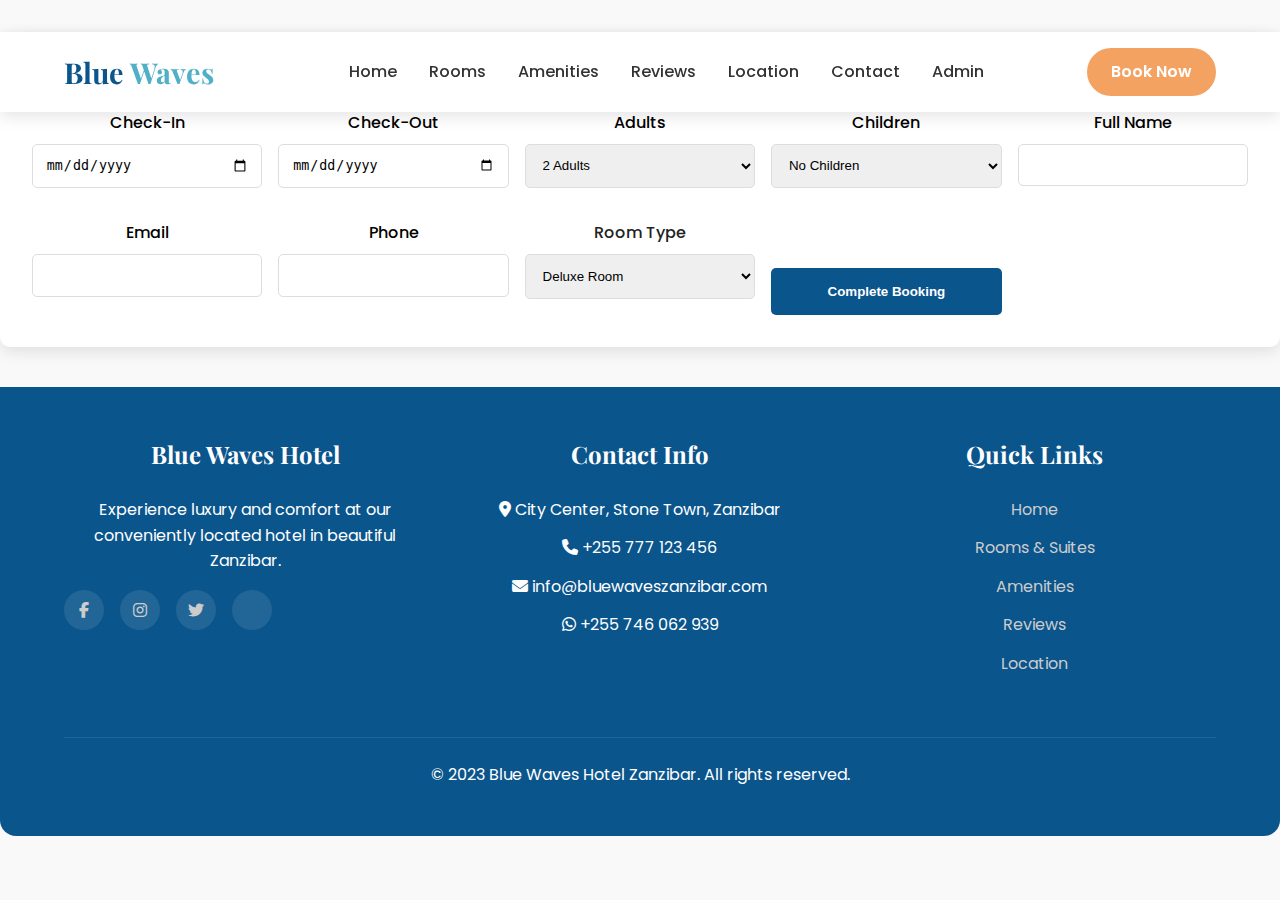
<file: final project/booking.html>
<!DOCTYPE html>
<html lang="en">
<head>
    <meta charset="UTF-8">
    <meta name="viewport" content="width=device-width, initial-scale=1.0">
    <title>Booking - Blue Waves Hotel Zanzibar</title>
    <link rel="stylesheet" href="https://cdnjs.cloudflare.com/ajax/libs/font-awesome/6.4.0/css/all.min.css">
    <link rel="stylesheet" href="https://fonts.googleapis.com/css2?family=Playfair+Display:wght@400;700&family=Poppins:wght@300;400;500;600&display=swap">
    <link rel="stylesheet" href="style.css">
</head>
<body>
    <header>
        <div class="container header-container">
            <div class="logo">
                <h1>Blue <span>Waves</span></h1>
            </div>
            <nav>
                <ul>
                    <li><a href="#home">Home</a></li>
                    <li><a href="#rooms">Rooms</a></li>
                    <li><a href="#amenities">Amenities</a></li>
                    <li><a href="#reviews">Reviews</a></li>
                    <li><a href="#location">Location</a></li>
                    <li><a href="#contact">Contact</a></li>
                    <li><a href="#" id="admin-toggle">Admin</a></li>
                </ul>
            </nav>
            <a href="#booking" class="book-btn">Book Now</a>
        </div>
    </header>
    
   <div class="booking-widget" id="booking">
                <h3>Book Your Stay</h3>
                <form class="booking-form" id="booking-form">
                    <div class="form-group">
                        <label for="check-in"  style="color: black;">Check-In</label>
                        <input type="date" id="check-in" required>
                    </div>
                    <div class="form-group">
                        <label for="check-out" style="color: black;">Check-Out</label>
                        <input type="date" id="check-out" required>
                    </div>
                    <div class="form-group">
                        <label for="adults" style="color: black;">Adults</label>
                        <select id="adults" required>
                            <option value="1">1 Adult</option>
                            <option value="2" selected>2 Adults</option>
                            <option value="3">3 Adults</option>
                            <option value="4">4 Adults</option>
                        </select>
                    </div>
                    <div class="form-group">
                        <label for="children" style="color: black;">Children</label>
                        <select id="children">
                            <option value="0" selected>No Children</option>
                            <option value="1">1 Child</option>
                            <option value="2">2 Children</option>
                            <option value="3">3 Children</option>
                        </select>
                    </div>
                    <div class="form-group">
                        <label for="name" style="color: black;">Full Name</label>
                        <input type="text" id="name" required>
                    </div>
                    <div class="form-group">
                        <label for="email" style="color: black;">Email</label>
                        <input type="email" id="email" required>
                    </div>
                    <div class="form-group">
                        <label for="phone" style="color: black;">Phone</label>
                        <input type="tel" id="phone" required>
                    </div>
                     <div class="form-group">
                    <label for="room-type">Room Type</label>
                    <select id="room-type" name="room-type" required>
                        <option value="deluxe">Deluxe Room</option>
                        <option value="executive">Executive Suite</option>
                        <option value="family">Family Suite</option>
                    </select>
                </div>
                    <button type="submit" class="search-btn">Complete Booking</button>
                </form>
            </div>
            <footer id="contact">
        <div class="container">
            <div class="footer-content">
                <div class="footer-column">
                    <h3>Blue Waves Hotel</h3>
                    <p>Experience luxury and comfort at our conveniently located hotel in beautiful Zanzibar.</p>
                    <div class="social-links">
                        <a href="#"><i class="fab fa-facebook-f"></i></a>
                        <a href="#"><i class="fab fa-instagram"></i></a>
                        <a href="#"><i class="fab fa-twitter"></i></a>
                        <a href="#"><i class="fab fa-tripadvisor"></i></a>
                    </div>
                </div>
                
                <div class="footer-column">
                    <h3>Contact Info</h3>
                    <p><i class="fas fa-map-marker-alt"></i> City Center, Stone Town, Zanzibar</p>
                    <p><i class="fas fa-phone"></i> +255 777 123 456</p>
                    <p><i class="fas fa-envelope"></i> info@bluewaveszanzibar.com</p>
                    <p><i class="fab fa-whatsapp"></i> +255 746 062 939</p>
                </div>
                
                <div class="footer-column">
                    <h3>Quick Links</h3>
                    <ul>
                        <li><a href="#home">Home</a></li>
                        <li><a href="#rooms">Rooms & Suites</a></li>
                        <li><a href="#amenities">Amenities</a></li>
                        <li><a href="#reviews">Reviews</a></li>
                        <li><a href="#location">Location</a></li>
                    </ul>
                </div>
            </div>
            
            <div class="copyright">
                <p>&copy; 2023 Blue Waves Hotel Zanzibar. All rights reserved.</p>
            </div>
        </div>
    </footer>

</body>
</html>
</file>
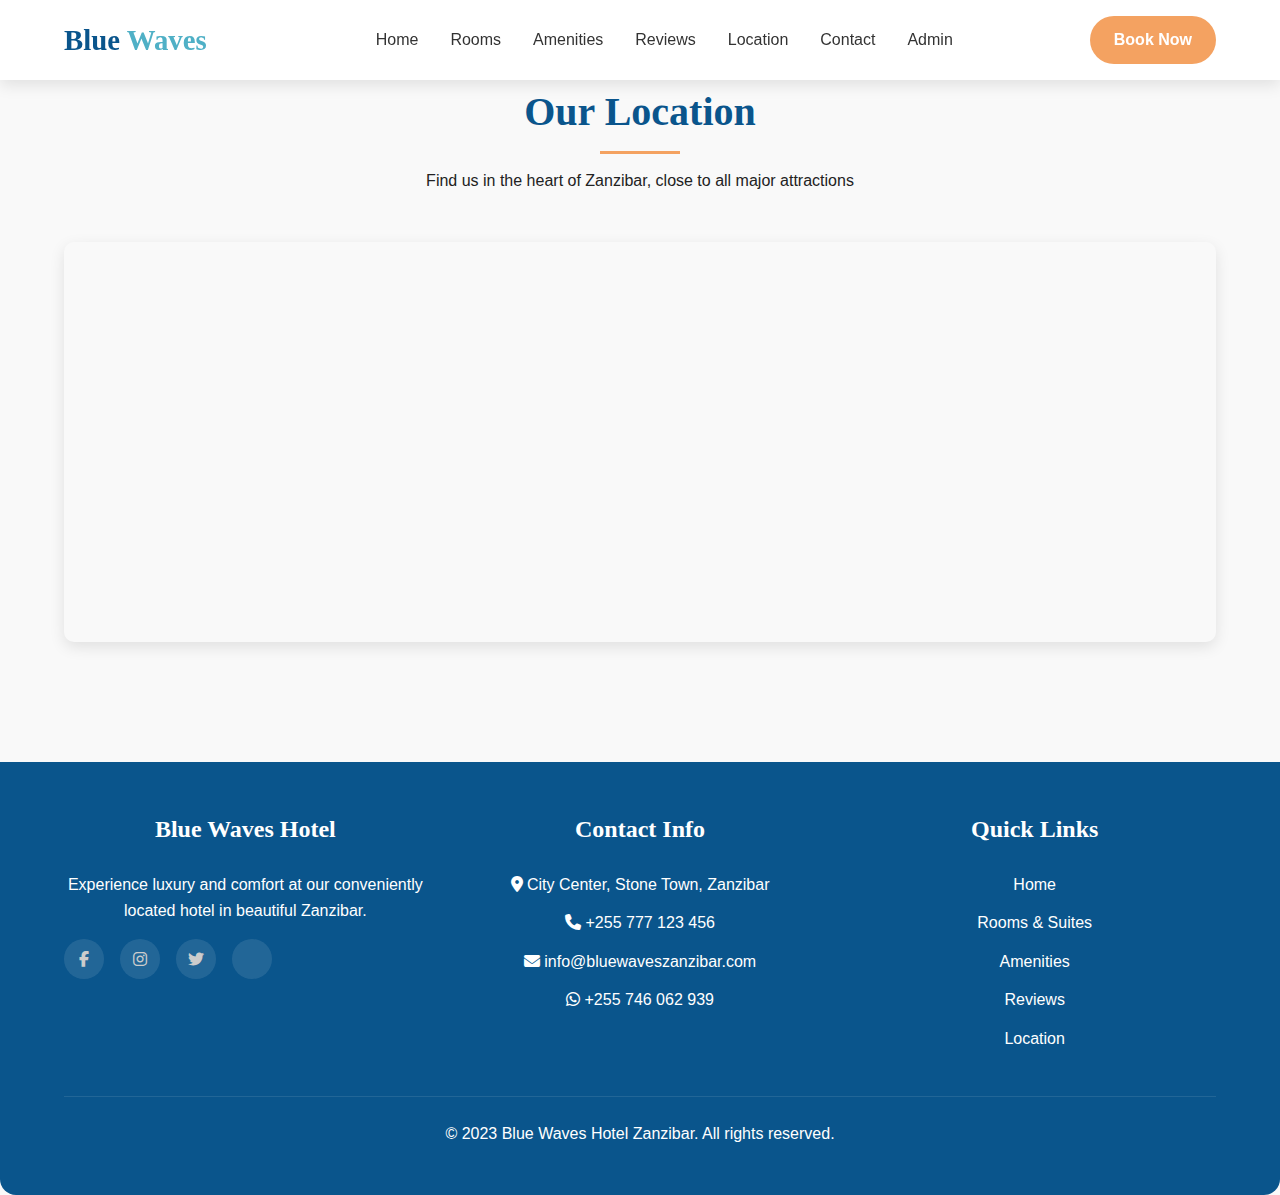
<file: final project/location.html>
<!DOCTYPE html>
<html lang="en">
<head>
    <meta charset="UTF-8">
    <meta name="viewport" content="width=device-width, initial-scale=1.0">
    <title>Blue Waves Hotel Zanzibar</title>
    <link rel="stylesheet" href="style.css">
    <link rel="stylesheet" href="https://cdnjs.cloudflare.com/ajax/libs/font-awesome/6.4.0/css/all.min.css">
</head>
<body>
    <!-- Header -->
    <header>
        <div class="container header-container">
            <div class="logo">
                <h1>Blue <span>Waves</span></h1>
            </div>
            <nav>
                <ul>
                    <li><a href="index.html">Home</a></li>
                    <li><a href="#rooms">Rooms</a></li>
                    <li><a href="#amenities">Amenities</a></li>
                    <li><a href="review.html">Reviews</a></li>
                    <li><a href="location.html">Location</a></li>
                    <li><a href="#contact">Contact</a></li>
                    <li><a href="#" id="admin-toggle">Admin</a></li>
                </ul>
            </nav>
            <a href="#booking" class="book-btn">Book Now</a>
        </div>
    </header>

    <!-- Map Section -->
    <section id="location" style="padding: 5rem 0; text-align: center; background-color: #f9f9f9;">
        <div class="container">
            <div class="section-title">
                <h2 style="margin-bottom: 1.5rem;">Our Location</h2>
                <p>Find us in the heart of Zanzibar, close to all major attractions</p>
            </div>
            
            <div class="map-container" style="margin-top: 2rem;">
                <iframe src="https://www.google.com/maps/embed?pb=!1m18!1m12!1m3!1d2034603.167120992!2d38.327423198859776!3d-5.130374062719268!2m3!1f0!2f0!3f0!3m2!1i1024!2i768!4f13.1!3m3!1m2!1s0x185d166000bd704b%3A0x6e940c0130c9523d!2sThe%20New%20Blue%20Waves!5e0!3m2!1sen!2stz!4v1755977895408!5m2!1sen!2stz" width="600" height="450" style="border:0;" allowfullscreen="" loading="lazy" referrerpolicy="no-referrer-when-downgrade"></iframe>
            </div>
        </div>
    </section>

    <!-- Footer -->
    <footer id="contact" style="background-color: #0a558c; color: #fff; padding: 3rem 0;">
        <div class="container">
            <div class="footer-content" style="display: flex; flex-wrap: wrap; gap: 2rem; justify-content: space-between;">
                <div class="footer-column" style="flex: 1 1 250px;">
                    <h3>Blue Waves Hotel</h3>
                    <p>Experience luxury and comfort at our conveniently located hotel in beautiful Zanzibar.</p>
                    <div class="social-links">
                        <a href="#"><i class="fab fa-facebook-f"></i></a>
                        <a href="#"><i class="fab fa-instagram"></i></a>
                        <a href="#"><i class="fab fa-twitter"></i></a>
                        <a href="#"><i class="fab fa-tripadvisor"></i></a>
                    </div>
                </div>
                
                <div class="footer-column" style="flex: 1 1 250px;">
                    <h3>Contact Info</h3>
                    <p><i class="fas fa-map-marker-alt"></i> City Center, Stone Town, Zanzibar</p>
                    <p><i class="fas fa-phone"></i> +255 777 123 456</p>
                    <p><i class="fas fa-envelope"></i> info@bluewaveszanzibar.com</p>
                    <p><i class="fab fa-whatsapp"></i> +255 746 062 939</p>
                </div>
                
                <div class="footer-column" style="flex: 1 1 250px;">
                    <h3>Quick Links</h3>
                    <ul style="list-style: none; padding: 0;">
                        <li><a href="index.html" style="color: #fff; text-decoration: none;">Home</a></li>
                        <li><a href="#rooms" style="color: #fff; text-decoration: none;">Rooms & Suites</a></li>
                        <li><a href="#amenities" style="color: #fff; text-decoration: none;">Amenities</a></li>
                        <li><a href="#reviews" style="color: #fff; text-decoration: none;">Reviews</a></li>
                        <li><a href="location.html" style="color: #fff; text-decoration: none;">Location</a></li>
                    </ul>
                </div>
            </div>
            
            <div class="copyright" style="text-align: center; margin-top: 2rem;">
                <p>&copy; 2023 Blue Waves Hotel Zanzibar. All rights reserved.</p>
            </div>
        </div>
    </footer>
</body>
</html>
</file>
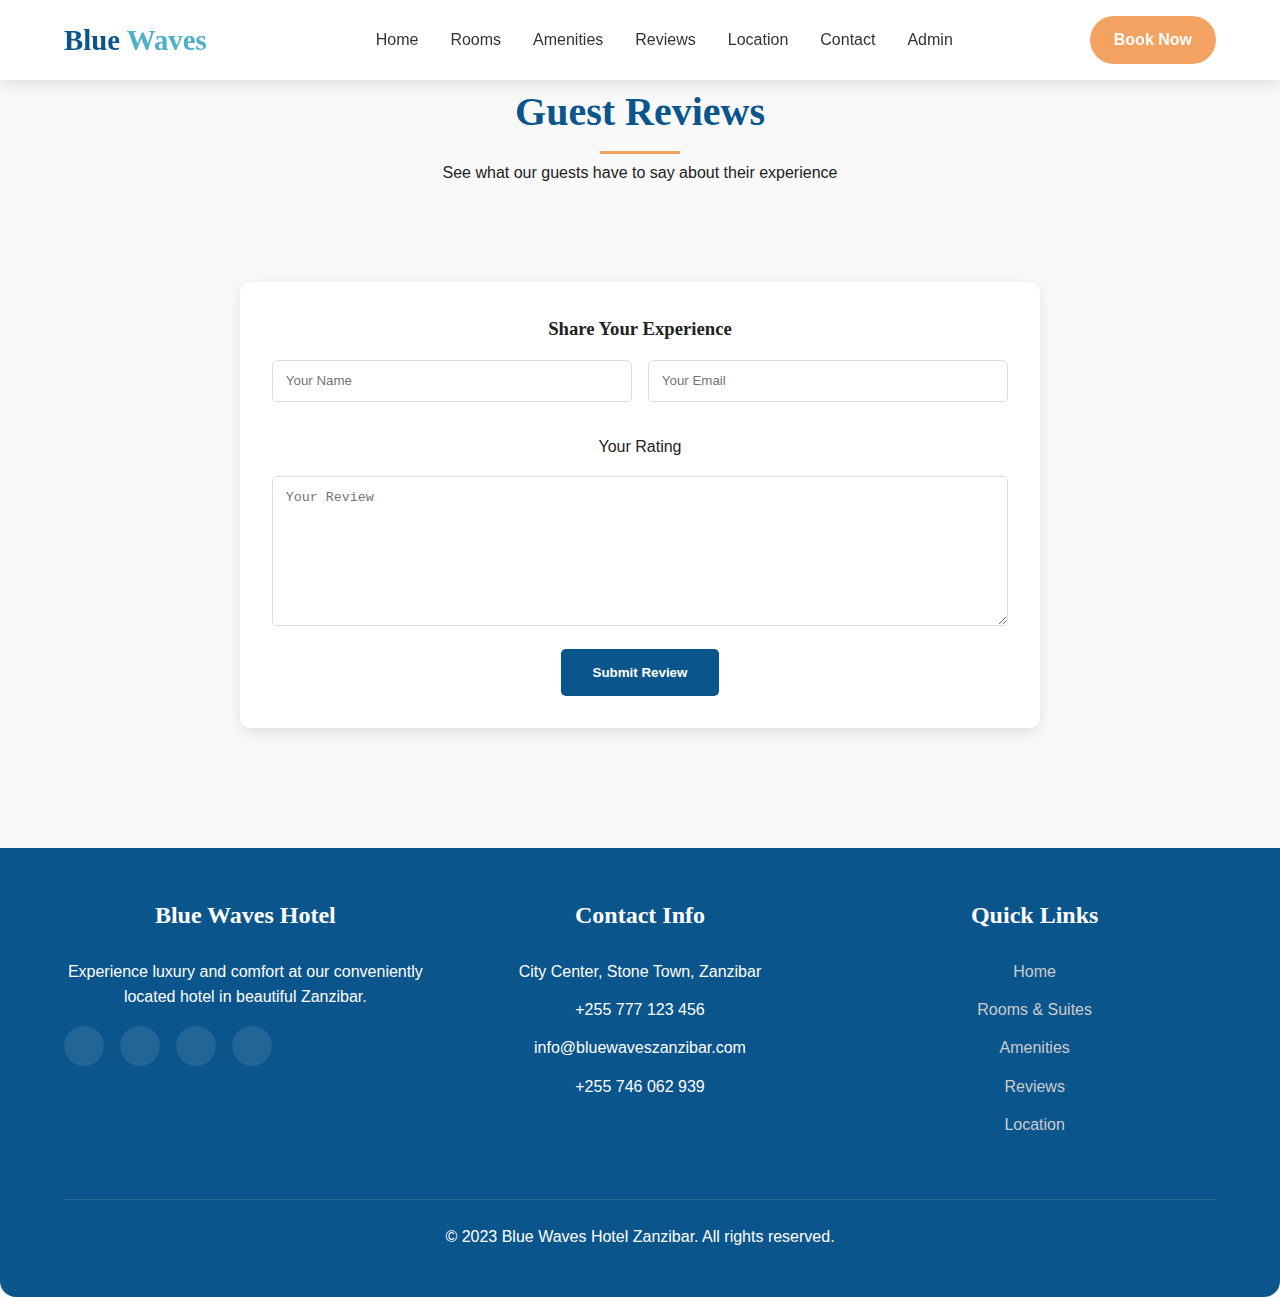
<file: final project/review.html>
<!DOCTYPE html>
<html lang="en">
<head>
    <meta charset="UTF-8">
    <meta name="viewport" content="width=device-width, initial-scale=1.0">
    <title>Document</title>
     <link rel="stylesheet" href="style.css">

</head>
<body>
 <header>
        <div class="container header-container">
            <div class="logo">
                <h1>Blue <span>Waves</span></h1>
            </div>
            <nav>
                <ul>
                    <li><a href="index.html">Home</a></li>
                    <li><a href="#rooms">Rooms</a></li>
                    <li><a href="#amenities">Amenities</a></li>
                    <li><a href="review.html">Reviews</a></li>
                    <li><a href="location.html">Location</a></li>
                    <li><a href="#contact">Contact</a></li>
                    <li><a href="#" id="admin-toggle">Admin</a></li>
                </ul>
            </nav>
            <a href="#booking" class="book-btn">Book Now</a>
        </div>
    </header>
     <!-- Reviews Section -->
    <section id="reviews">
        <div class="container">
            <div class="section-title">
                <h2>Guest Reviews</h2>
                <p>See what our guests have to say about their experience</p>
            </div>
            
            <div class="reviews-container">
                <div class="reviews-grid" id="reviews-grid">
                    <!-- Reviews will be loaded dynamically -->
                </div>
                 <div class="review-form">
                    <h3>Share Your Experience</h3>
                    <form id="add-review">
                        <div class="form-row">
                            <input type="text" class="form-control" placeholder="Your Name" required id="review-name">
                            <input type="email" class="form-control" placeholder="Your Email" required id="review-email">
                        </div>
                        <div class="form-group">
                            <label>Your Rating</label>
                            <div class="review-rating" id="review-stars">
                                <i class="far fa-star" data-rating="1"></i>
                                <i class="far fa-star" data-rating="2"></i>
                                <i class="far fa-star" data-rating="3"></i>
                                <i class="far fa-star" data-rating="4"></i>
                                <i class="far fa-star" data-rating="5"></i>
                            </div>
                        </div>
                        <textarea class="form-control" placeholder="Your Review" required id="review-text"></textarea>
                        <button type="submit" class="submit-btn">Submit Review</button>
                    </form>
                </div>
            </div>
        </div>
    </section>
      <!-- Footer -->
    <footer id="contact">
        <div class="container">
            <div class="footer-content">
                <div class="footer-column">
                    <h3>Blue Waves Hotel</h3>
                    <p>Experience luxury and comfort at our conveniently located hotel in beautiful Zanzibar.</p>
                    <div class="social-links">
                        <a href="#"><i class="fab fa-facebook-f"></i></a>
                        <a href="#"><i class="fab fa-instagram"></i></a>
                        <a href="#"><i class="fab fa-twitter"></i></a>
                        <a href="#"><i class="fab fa-tripadvisor"></i></a>
                    </div>
                </div>
                
                <div class="footer-column">
                    <h3>Contact Info</h3>
                    <p><i class="fas fa-map-marker-alt"></i> City Center, Stone Town, Zanzibar</p>
                    <p><i class="fas fa-phone"></i> +255 777 123 456</p>
                    <p><i class="fas fa-envelope"></i> info@bluewaveszanzibar.com</p>
                    <p><i class="fab fa-whatsapp"></i> +255 746 062 939</p>
                </div>
                
                <div class="footer-column">
                    <h3>Quick Links</h3>
                    <ul>
                        <li><a href="index.html">Home</a></li>
                        <li><a href="#rooms">Rooms & Suites</a></li>
                        <li><a href="#amenities">Amenities</a></li>
                        <li><a href="#reviews">Reviews</a></li>
                        <li><a href="location.html">Location</a></li>
                    </ul>
                </div>
            </div>
            
            <div class="copyright">
                <p>&copy; 2023 Blue Waves Hotel Zanzibar. All rights reserved.</p>
            </div>
        </div>
    </footer>


  
</body>
</html>
</file>
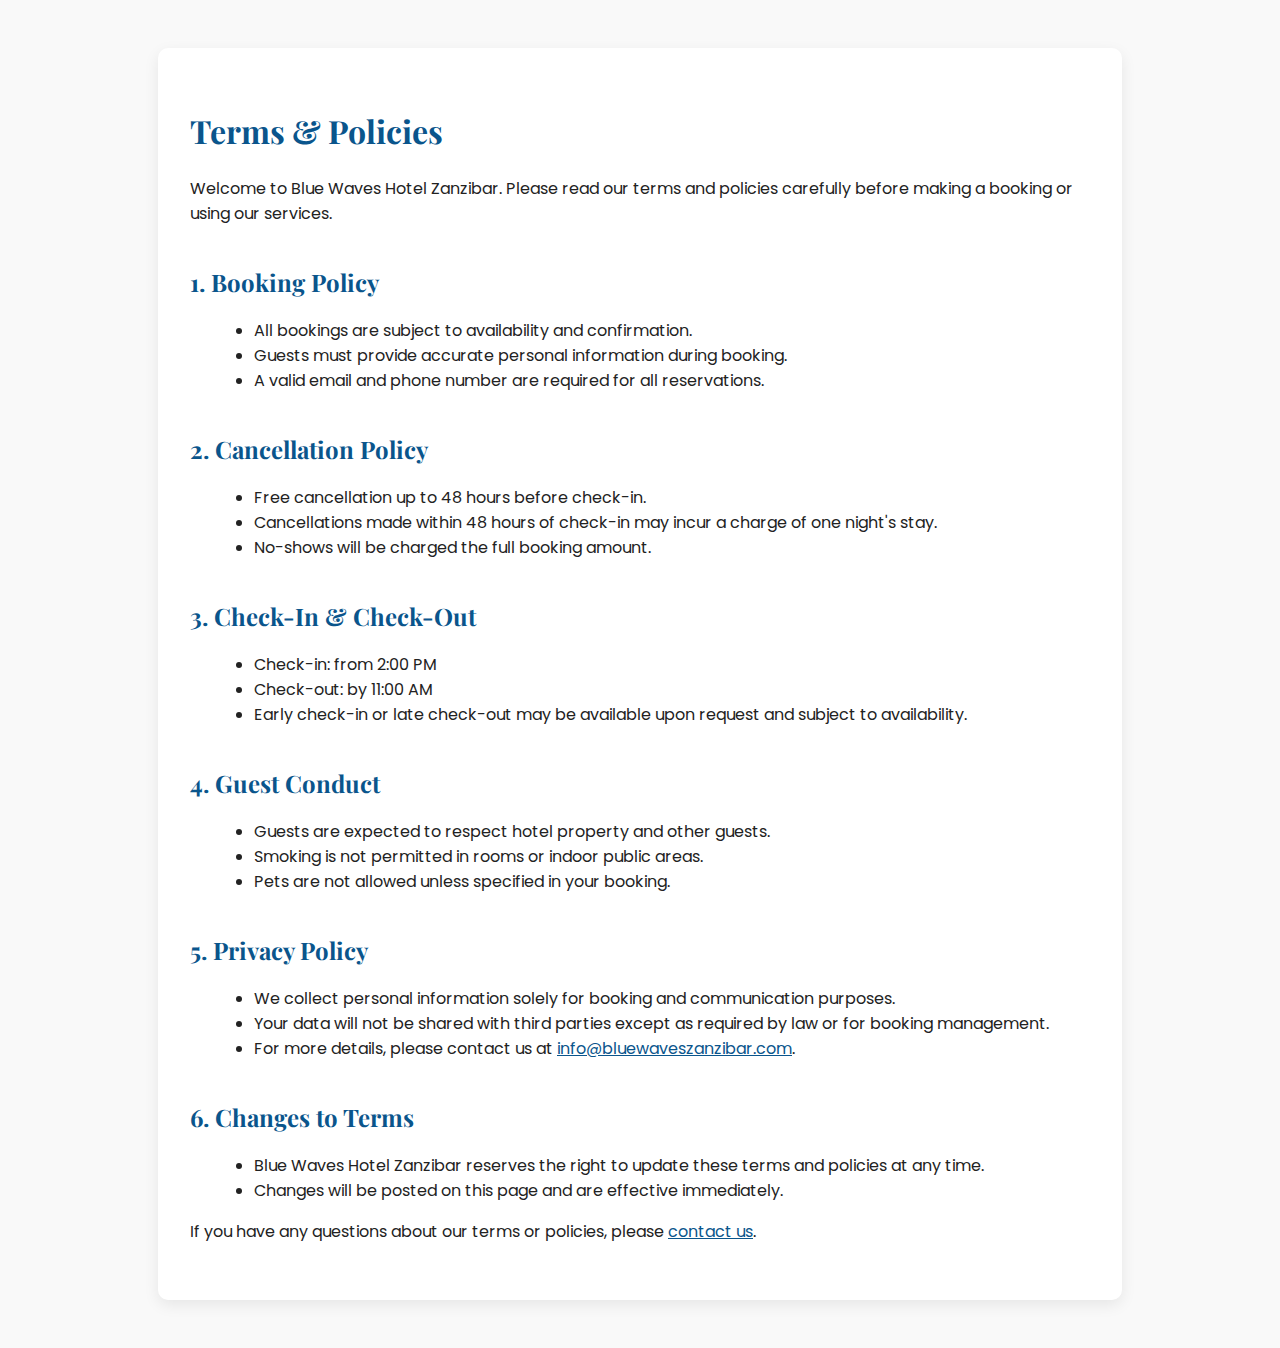
<file: final project/terms.html>
<!DOCTYPE html>
<html lang="en">
<head>
    <meta charset="UTF-8">
    <meta name="viewport" content="width=device-width, initial-scale=1.0">
    <title>Terms $ Policies - blue waves Hotel Zanzibar</title>
    <link rel="stylesheet" href="https://fonts.googleapis.com/css2?family=Playfair+Display:wght@400;700&family=Poppins:wght@300;400;500;600&display=swap">
    <style>
        body {
            font-family: 'Poppins', sans-serif;
            background: #f9f9f9;
            color: #222;
            margin: 0;
            padding: 0;
        }
        .container {
            max-width: 900px;
            margin: 3rem auto;
            background: #fff;
            border-radius: 10px;
            box-shadow: 0 5px 15px rgba(0,0,0,0.08);
            padding: 2.5rem 2rem;
        }
        h1, h2 {
            font-family: 'Playfair Display', serif;
            color: #0a558c;
        }
        h1 {
            margin-bottom: 1.5rem;
        }
        h2 {
            margin-top: 2.5rem;
         }
        ul, ol {
            margin-left: 1.5rem;
        }
        a {
            color: #0a558c;
            text-decoration: underline;
        }
        .back-link {
            display: inline-block;
            margin-bottom: 2rem;
            color: #4fb0c6;
            text-decoration: none;
            font-weight: 500;
        }
        .back-link:hover {
            text-decoration: underline;
        }
    </style>
</head>
<body>
    <div class="container">
        <h1>Terms & Policies</h1>
        <p>Welcome to Blue Waves Hotel Zanzibar. Please read our terms and policies carefully before making a booking or using our services.</p>
        
        <h2>1. Booking Policy</h2>
        <ul>
            <li>All bookings are subject to availability and confirmation.</li>
            <li>Guests must provide accurate personal information during booking.</li>
            <li>A valid email and phone number are required for all reservations.</li>
        </ul>

        <h2>2. Cancellation Policy</h2>
        <ul>
            <li>Free cancellation up to 48 hours before check-in.</li>
            <li>Cancellations made within 48 hours of check-in may incur a charge of one night's stay.</li>
            <li>No-shows will be charged the full booking amount.</li>
        </ul>

        <h2>3. Check-In & Check-Out</h2>
        <ul>
            <li>Check-in: from 2:00 PM</li>
            <li>Check-out: by 11:00 AM</li>
            <li>Early check-in or late check-out may be available upon request and subject to availability.</li>
        </ul>

        
        <h2>4. Guest Conduct</h2>
        <ul>
            <li>Guests are expected to respect hotel property and other guests.</li>
            <li>Smoking is not permitted in rooms or indoor public areas.</li>
            <li>Pets are not allowed unless specified in your booking.</li>
        </ul>

        <h2>5. Privacy Policy</h2>
        <ul>
            <li>We collect personal information solely for booking and communication purposes.</li>
            <li>Your data will not be shared with third parties except as required by law or for booking management.</li>
            <li>For more details, please contact us at <a href="mailto:info@bluewaveszanzibar.com">info@bluewaveszanzibar.com</a>.</li>
        </ul>

        <h2>6. Changes to Terms</h2>
        <ul>
            <li>Blue Waves Hotel Zanzibar reserves the right to update these terms and policies at any time.</li>
            <li>Changes will be posted on this page and are effective immediately.</li>
        </ul>

        <p>If you have any questions about our terms or policies, please <a href="index.html#contact">contact us</a>.</p>
    </div>
</body>
</html>
</file>
<file: final project/style.css>
body {
    font-family: 'Segoe UI', Arial, sans-serif;
    background: linear-gradient(120deg, #e0f7fa 0%, #fff 100%);
    margin: 0;
    padding: 0;
    color: #0a558c;
}
main {
    max-width: 900px;
    margin: 30px auto;
    background: #fff;
    border-radius: 16px;
    box-shadow: 0 4px 24px rgba(0,0,0,0.07);
    padding: 32px 24px;
}

section {
    margin-bottom: 32px;
}

.gallery {
    display: flex;
    flex-wrap: wrap;
    gap: 16px;
    justify-content: center;
    margin-top: 16px;
}

.gallery img {
    border-radius: 12px;
    box-shadow: 0 2px 12px rgba(10,85,140,0.10);
    transition: transform 0.3s, box-shadow 0.3s;
    cursor: pointer;
    border: 3px solid #e0f7fa;
}
.gallery img:hover {
    transform: scale(1.08) rotate(-2deg);
    box-shadow: 0 8px 32px rgba(10,85,140,0.18);
    border-color: #0a558c;
}

footer {
    background: #0a558c;
    color: #fff;
    text-align: center;
    padding: 18px 0;
    border-radius: 0 0 16px 16px;
    margin-top: 40px;
    font-size: 1rem;
}
 :root {
            --primary: #0a558c;
            --secondary: #4fb0c6;
            --accent: #f4a261;
            --light: #f8f9fa;
            --dark: #333;
            --shadow: 0 5px 15px rgba(0, 0, 0, 0.1);
        }
        
        * {
            margin: 0;
            padding: 0;
            box-sizing: border-box;
        }
        
        body {
            font-family: 'Poppins', sans-serif;
            line-height: 1.6;
            color: var(--dark);
            background-color: #f9f9f9;
        }
        
        h1, h2, h3, h4, h5 {
            font-family: 'Playfair Display', serif;
            font-weight: 700;
            margin-bottom: 1rem;
        }
        
        .container {
            width: 90%;
            max-width: 1200px;
            margin: 0 auto;
        }
        
        /* Header Styles */
        header {
            background-color: white;
            box-shadow: var(--shadow);
            position: fixed;
            width: 100%;
            z-index: 1000;
        }
        
        .header-container {
            display: flex;
            justify-content: space-between;
            align-items: center;
            padding: 1rem 0;
        }
        
        .logo {
            display: flex;
            align-items: center;
        }
        
        .logo h1 {
            font-size: 1.8rem;
            margin-bottom: 0;
            color: var(--primary);
        }
        
        .logo span {
            color: var(--secondary);
        }
        
        nav ul {
            display: flex;
            list-style: none;
        }
        
        nav ul li {
            margin-left: 2rem;
        }
        
        nav ul li a {
            text-decoration: none;
            color: var(--dark);
            font-weight: 500;
            transition: color 0.3s;
        }
        
        nav ul li a:hover {
            color: var(--secondary);
        }
        
        .book-btn {
            background-color: var(--accent);
            color: white;
            padding: 0.7rem 1.5rem;
            border-radius: 50px;
            text-decoration: none;
            font-weight: 600;
            transition: background-color 0.3s;
        }
        
        .book-btn:hover {
            background-color: #e69143;
        }
        
        /* Hero Section */
        .hero {
            height: 100vh;
            background: linear-gradient(rgba(10, 85, 140, 0.7), rgba(10, 85, 140, 0.7)), url('https://images.unsplash.com/photo-1582719508461-905c673771fd?ixlib=rb-4.0.3&auto=format&fit=crop&w=1600&h=900&q=80') no-repeat center center/cover;
            display: flex;
            align-items: center;
            color: white;
            padding-top: 80px;
        }
        
        .hero-content {
            max-width: 600px;
        }
        
        .hero-content h2 {
            font-size: 3.5rem;
            margin-bottom: 1.5rem;
        }
        
        .hero-content p {
            font-size: 1.2rem;
            margin-bottom: 2rem;
        }
        
        /* Booking Widget */
        .booking-widget {
            background-color: white;
            border-radius: 10px;
            padding: 2rem;
            box-shadow: var(--shadow);
            margin-top: 2rem;
        }
        
        .booking-form {
            display: grid;
            grid-template-columns: repeat(auto-fit, minmax(200px, 1fr));
            gap: 1rem;
        }
        
        .form-group {
            margin-bottom: 1rem;
        }
        
        .form-group label {
            display: block;
            margin-bottom: 0.5rem;
            font-weight: 500;
        }
        
        .form-group input, .form-group select {
            width: 100%;
            padding: 0.8rem;
            border: 1px solid #ddd;
            border-radius: 5px;
        }
        
        .search-btn {
            background-color: var(--primary);
            color: white;
            border: none;
            padding: 1rem;
            border-radius: 5px;
            cursor: pointer;
            font-weight: 600;
            align-self: end;
        }
        
        /* Price Comparison */
        .price-comparison {
            background-color: #f8f9fa;
            border-radius: 8px;
            padding: 1.5rem;
            margin-top: 1.5rem;
            display: flex;
            justify-content: space-around;
            align-items: center;
            flex-wrap: wrap;
        }
        .price-option {
            text-align: center;
            padding: 1rem;
        }
        .price-option h4 {
            color: var(--primary);
            margin-bottom: 0.5rem;
        }
        .price-amount {
            font-size: 1.8rem;
            font-weight: 700;
            color: var(--accent);
        }
        .price-saving {
            color: #28a745;
            font-weight: 600;
        }
        
        /* WhatsApp Button */
        .whatsapp-float {
            position: fixed;
            bottom: 30px;
            right: 30px;
            background-color: #25D366;
            color: white;
            width: 60px;
            height: 60px;
            border-radius: 50%;
            display: flex;
            align-items: center;
            justify-content: center;
            font-size: 1.8rem;
            box-shadow: 0 4px 10px rgba(0, 0, 0, 0.3);
            z-index: 1000;
            transition: all 0.3s;
            text-decoration: none;
        }
        
        .whatsapp-float:hover {
            transform: scale(1.1);
            background-color: #128C7E;
        }
        
        /* Sections */
        section {
            padding: 5rem 0;
        }
        
        .section-title {
            text-align: center;
            margin-bottom: 3rem;
        }
        
        .section-title h2 {
            font-size: 2.5rem;
            color: var(--primary);
            position: relative;
            display: inline-block;
        }
        
        .section-title h2::after {
            content: '';
            position: absolute;
            bottom: -10px;
            left: 50%;
            transform: translateX(-50%);
            width: 80px;
            height: 3px;
            background-color: var(--accent);
        }
        
        /* Rooms Section */
        .rooms-grid {
            display: grid;
            grid-template-columns: repeat(auto-fit, minmax(300px, 1fr));
            gap: 2rem;
        }
        
        .room-card {
            background-color: white;
            border-radius: 10px;
            overflow: hidden;
            box-shadow: var(--shadow);
            transition: transform 0.3s;
        }
        
        .room-card:hover {
            transform: translateY(-10px);
        }
        
        .room-img {
            height: 200px;
            overflow: hidden;
            position: relative;
        }
        
        .room-img img {
            width: 100%;
            height: 100%;
            object-fit: cover;
            transition: transform 0.5s;
        }
        
        .room-card:hover .room-img img {
            transform: scale(1.1);
        }
        
        .room-badge {
            position: absolute;
            top: 15px;
            right: 15px;
            background-color: var(--accent);
            color: white;
            padding: 0.3rem 0.8rem;
            border-radius: 50px;
            font-size: 0.8rem;
            font-weight: 600;
        }
        
        .room-content {
            padding: 1.5rem;
        }
        
        .room-content h3 {
            font-size: 1.5rem;
            color: var(--primary);
        }
        
        .room-features {
            display: flex;
            justify-content: space-between;
            margin: 1rem 0;
            color: #666;
        }
        
        .room-price {
            display: flex;
            justify-content: space-between;
            align-items: center;
            margin-top: 1rem;
        }
        
        .price {
            font-weight: 600;
            font-size: 1.2rem;
            color: var(--primary);
        }
        
        /* Amenities */
        .amenities-grid {
            display: grid;
            grid-template-columns: repeat(auto-fit, minmax(250px, 1fr));
            gap: 2rem;
        }
        
        .amenity-card {
            text-align: center;
            padding: 2rem;
            background-color: white;
            border-radius: 10px;
            box-shadow: var(--shadow);
        }
        
        .amenity-icon {
            font-size: 2.5rem;
            color: var(--secondary);
            margin-bottom: 1rem;
        }
        
        /* Reviews */
        .reviews-container {
            position: relative;
            max-width: 1000px;
            margin: 0 auto;
        }
        
        .reviews-grid {
            display: grid;
            grid-template-columns: repeat(auto-fit, minmax(300px, 1fr));
            gap: 2rem;
            margin-bottom: 3rem;
        }
        
        .review-card {
            padding: 2rem;
            background-color: white;
            border-radius: 10px;
            box-shadow: var(--shadow);
        }
        
        .review-header {
            display: flex;
            align-items: center;
            margin-bottom: 1rem;
        }
        
        .review-avatar {
            width: 60px;
            height: 60px;
            border-radius: 50%;
            overflow: hidden;
            margin-right: 1rem;
        }
        
        .review-avatar img {
            width: 100%;
            height: 100%;
            object-fit: cover;
        }
        
        .review-name {
            font-weight: 600;
        }
        
        .review-rating {
            color: var(--accent);
            margin-top: 0.3rem;
        }
        
        .review-form {
            max-width: 800px;
            margin: 3rem auto 0;
            padding: 2rem;
            background-color: white;
            border-radius: 10px;
            box-shadow: var(--shadow);
        }
        
        .form-row {
            display: flex;
            gap: 1rem;
            margin-bottom: 1rem;
        }
        
        .form-control {
            width: 100%;
            padding: 0.8rem;
            margin-bottom: 1rem;
            border: 1px solid #ddd;
            border-radius: 5px;
        }
        
        textarea.form-control {
            min-height: 150px;
            resize: vertical;
        }
        
        .submit-btn {
            background-color: var(--primary);
            color: white;
            border: none;
            padding: 1rem 2rem;
            border-radius: 5px;
            cursor: pointer;
            font-weight: 600;
            display: block;
            margin: 0 auto;
        }

        /* Admin Section */
        .admin-section {
            background-color: #f8f9fa;
            padding: 2rem;
            border-radius: 10px;
            margin-top: 3rem;
            display: none;
        }
        
        .admin-panel {
            background: white;
            padding: 2rem;
            border-radius: 10px;
            box-shadow: var(--shadow);
        }
        
        .admin-tabs {
            display: flex;
            margin-bottom: 1.5rem;
            border-bottom: 1px solid #ddd;
        }
        
        .admin-tab {
            padding: 0.8rem 1.5rem;
            cursor: pointer;
            border-bottom: 3px solid transparent;
        }
        
        .admin-tab.active {
            border-bottom: 3px solid var(--primary);
            font-weight: 600;
        }
        
        .admin-content {
            display: none;
        }
        
        .admin-content.active {
            display: block;
        }
        
        .booking-item, .review-item {
            background: #f8f9fa;
            padding: 1rem;
            border-radius: 8px;
            margin-bottom: 1rem;
        }
        
        /* Map */
        .map-container {
            height: 400px;
            border-radius: 10px;
            overflow: hidden;
            box-shadow: var(--shadow);
            
        }
        
        .map-container iframe {
            width: 100%;
            height: 100%;
            border: none;
        }
        
        /* Footer */
        footer {
            background-color: var(--primary);
            color: white;
            padding: 3rem 0;
        }
        
        .footer-content {
            display: grid;
            grid-template-columns: repeat(auto-fit, minmax(250px, 1fr));
            gap: 2rem;
        }
        
        .footer-column h3 {
            color: white;
            margin-bottom: 1.5rem;
            font-size: 1.5rem;
        }
        
        .footer-column p, .footer-column li {
            margin-bottom: 0.8rem;
        }
        
        .footer-column ul {
            list-style: none;
        }
        
        .footer-column a {
            color: #ccc;
            text-decoration: none;
            transition: color 0.3s;
        }
        
        .footer-column a:hover {
            color: white;
        }
        
        .social-links {
            display: flex;
            gap: 1rem;
            margin-top: 1rem;
        }
        
        .social-links a {
            display: inline-flex;
            align-items: center;
            justify-content: center;
            width: 40px;
            height: 40px;
            background-color: rgba(255, 255, 255, 0.1);
            border-radius: 50%;
            transition: background-color 0.3s;
        }
        
        .social-links a:hover {
            background-color: var(--accent);
        }
        
        .copyright {
            text-align: center;
            margin-top: 3rem;
            padding-top: 1.5rem;
            border-top: 1px solid rgba(255, 255, 255, 0.1);
        }
        
        /* Notifications */
        .notification {
            position: fixed;
            top: 100px;
            right: 20px;
            padding: 1rem;
            background: var(--primary);
            color: white;
            border-radius: 5px;
            box-shadow: var(--shadow);
            z-index: 1001;
            display: none;
        }
        
        /* Responsive Design */
        @media (max-width: 768px) {
            .header-container {
                flex-direction: column;
            }
            
            nav ul {
                margin-top: 1rem;
                flex-wrap: wrap;
                justify-content: center;
            }
            
            nav ul li {
                margin: 0.5rem;
            }
            
            .hero-content h2 {
                font-size: 2.5rem;
            }
            
            .booking-form {
                grid-template-columns: 1fr;
            }
            
            .form-row {
                flex-direction: column;
                gap: 0;
            }
            
            .price-comparison {
                flex-direction: column;
                text-align: center;
            }
            
            .price-option {
                margin: 1rem 0;
            }
            
            .whatsapp-float {
                bottom: 20px;
                right: 20px;
                width: 50px;
                height: 50px;
                font-size: 1.5rem;
            }
<<<<<<< HEAD
        }
        /* about */

        body{
            text-align: center;
            font-family: 'Poppins', sans-serif;
            background: #f9f9f9;
            color: #222;
            margin: 0;
            padding: 0;
        }
        .about-section {
            display: flex;
            flex-wrap: wrap;
            gap: 2rem;
            align-items: center;
            margin-top: 3rem;
            border: 1px solid #222;
        }
        .about-image {
            flex: 1 1 300px;
            max-width: 500px;
            border-radius: 10px;
            overflow: hidden;
            box-shadow: var(--shadow);
        }
        .about-image img {
            width: 100%;
            height: auto;
            display: block;
        }
        .about-content {
            flex: 1 1 300px;
        }
        .about-content p {
            margin-bottom: 1rem;
            color:#464040;
        }
        .about-content ul {
            list-style: disc inside;
            margin-bottom: 1rem;
            color: #f9f9f9;
        }

=======
            
        }
        
>>>>>>> 368b4b0f5ee43fddb0249c886be95ccfee3d6d5f
</file>
